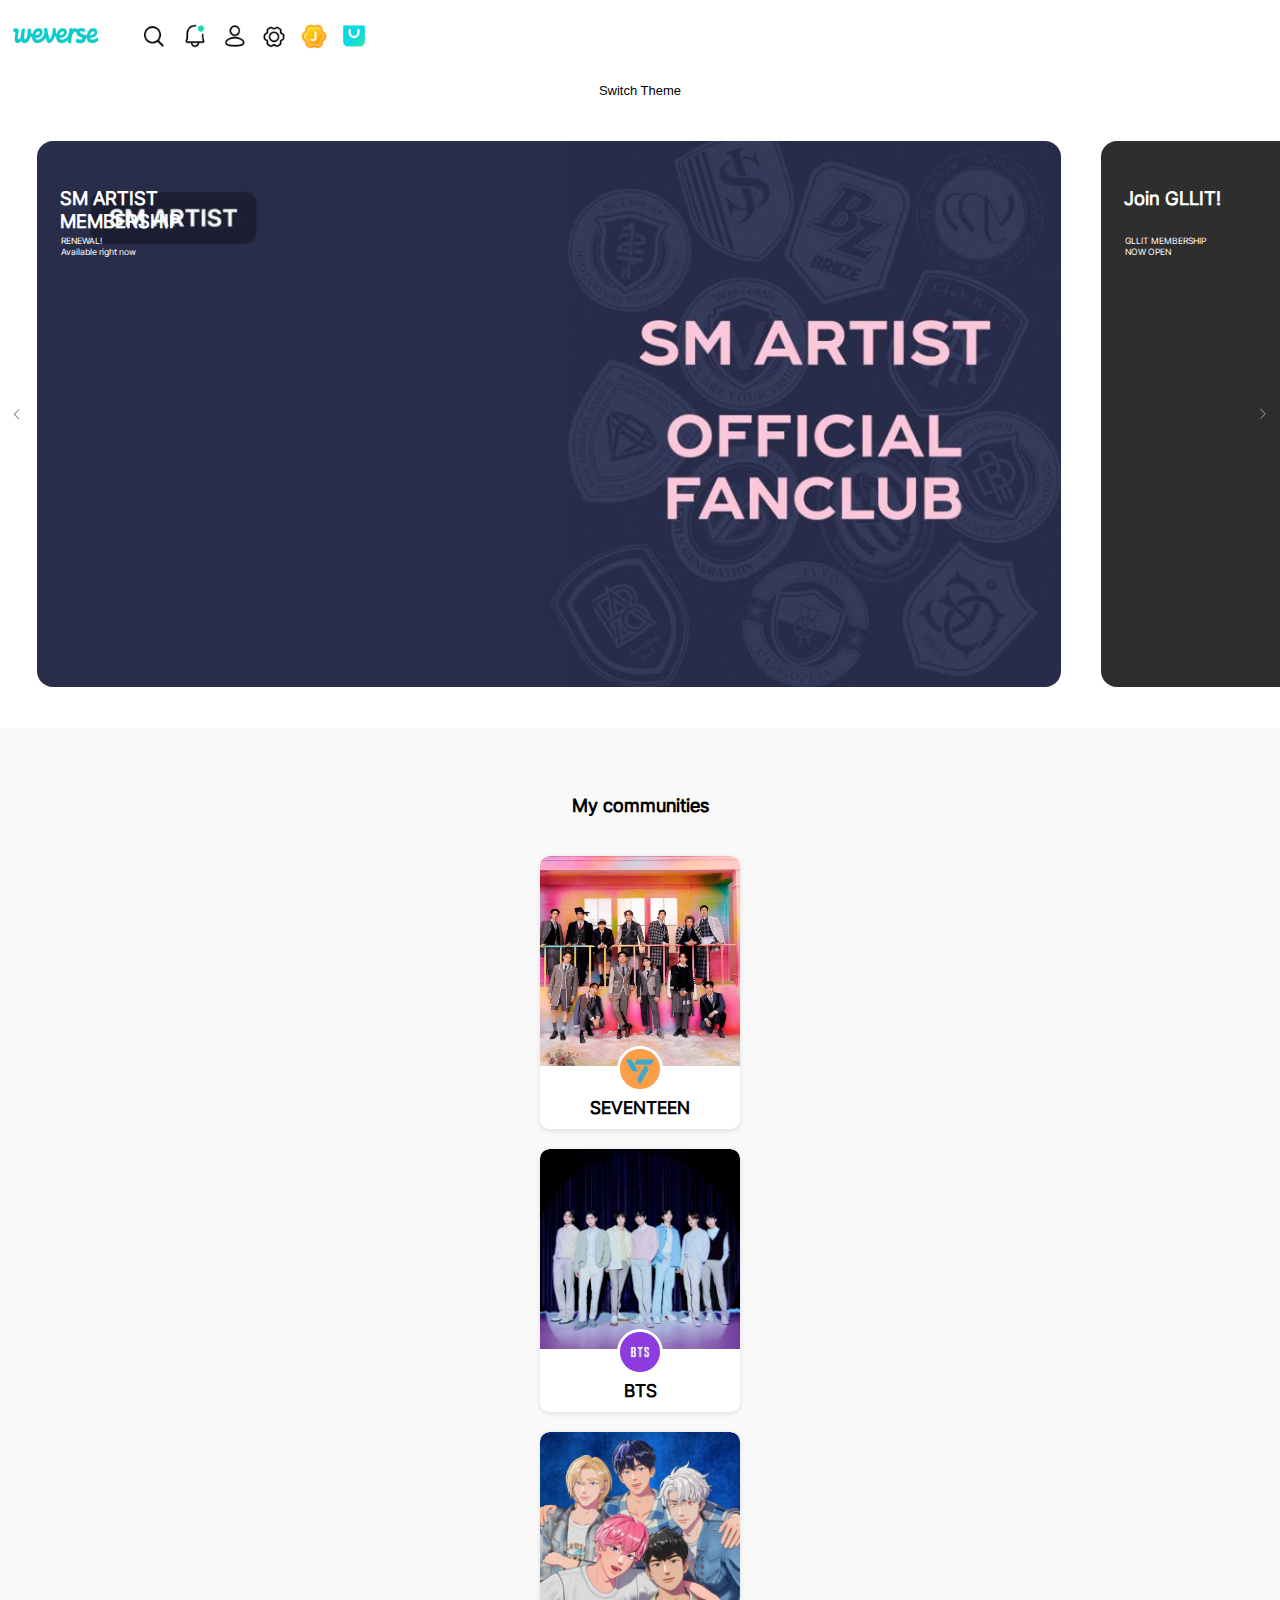
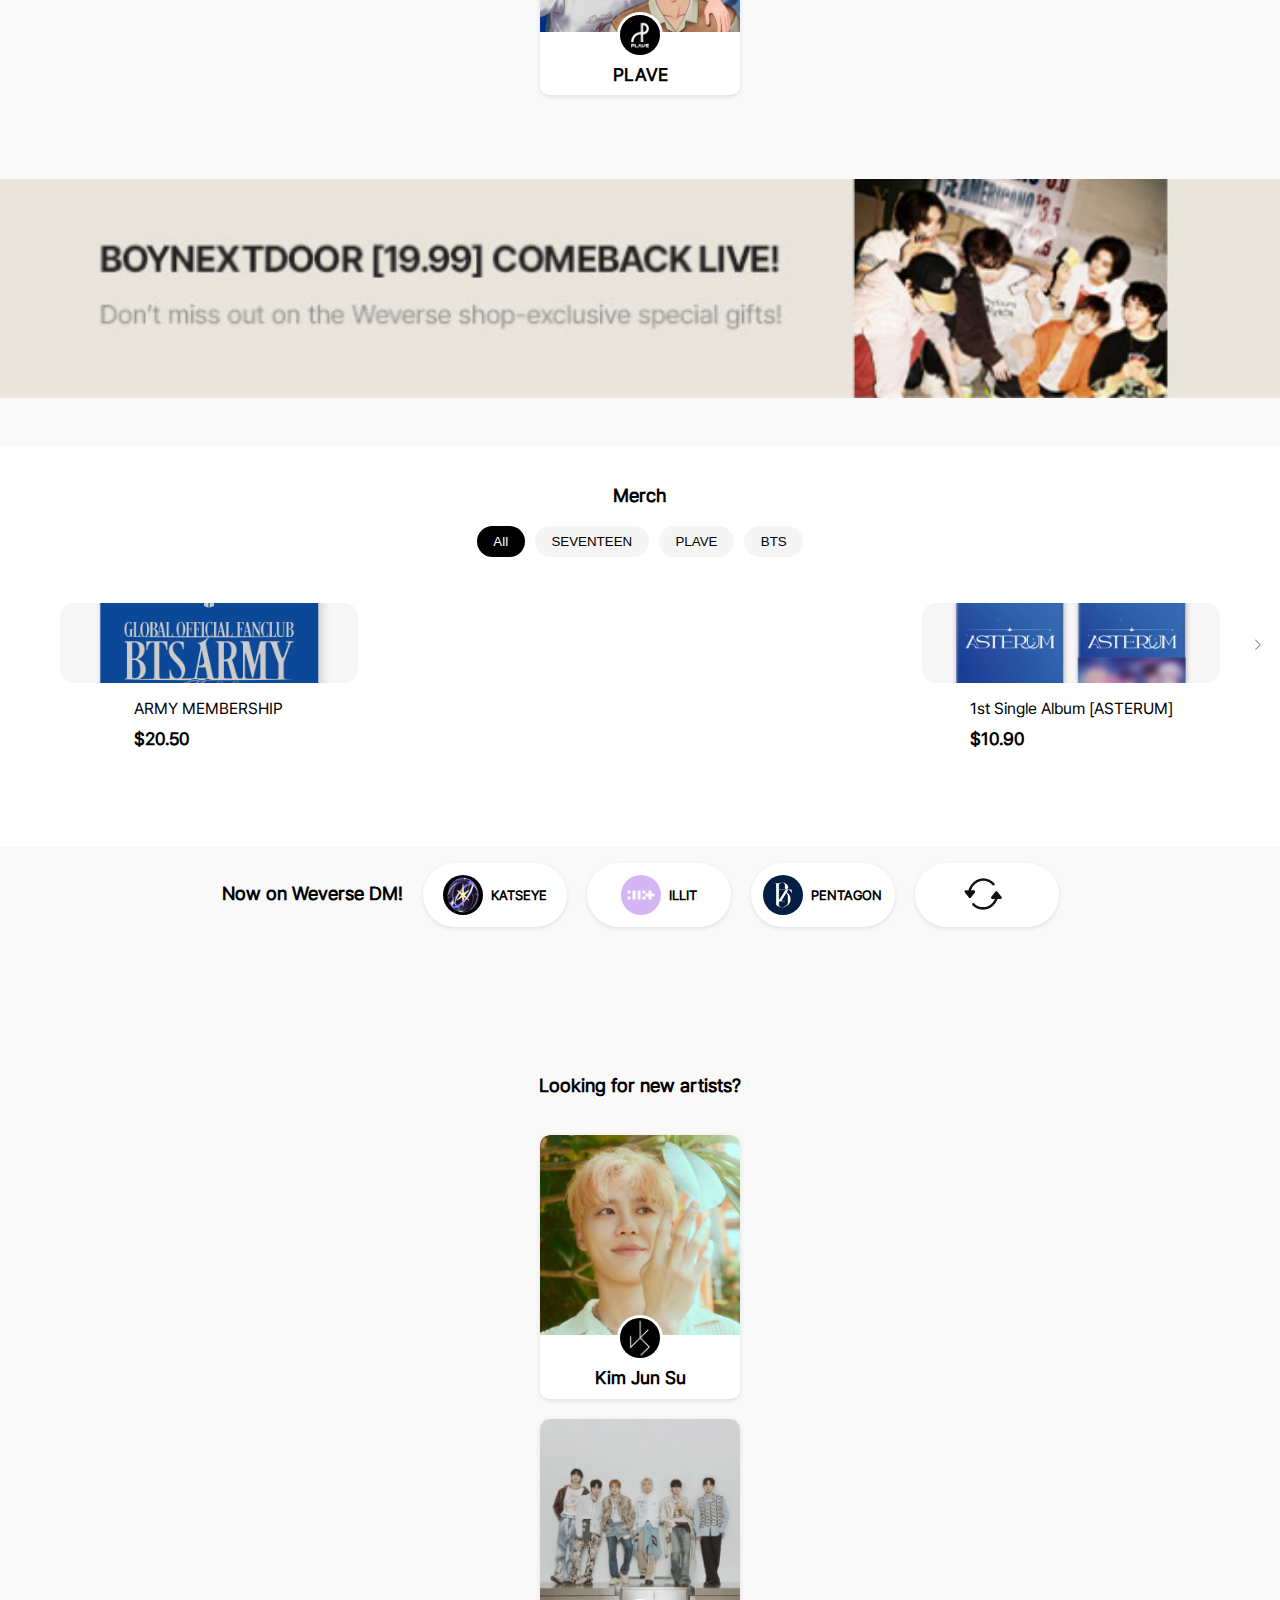
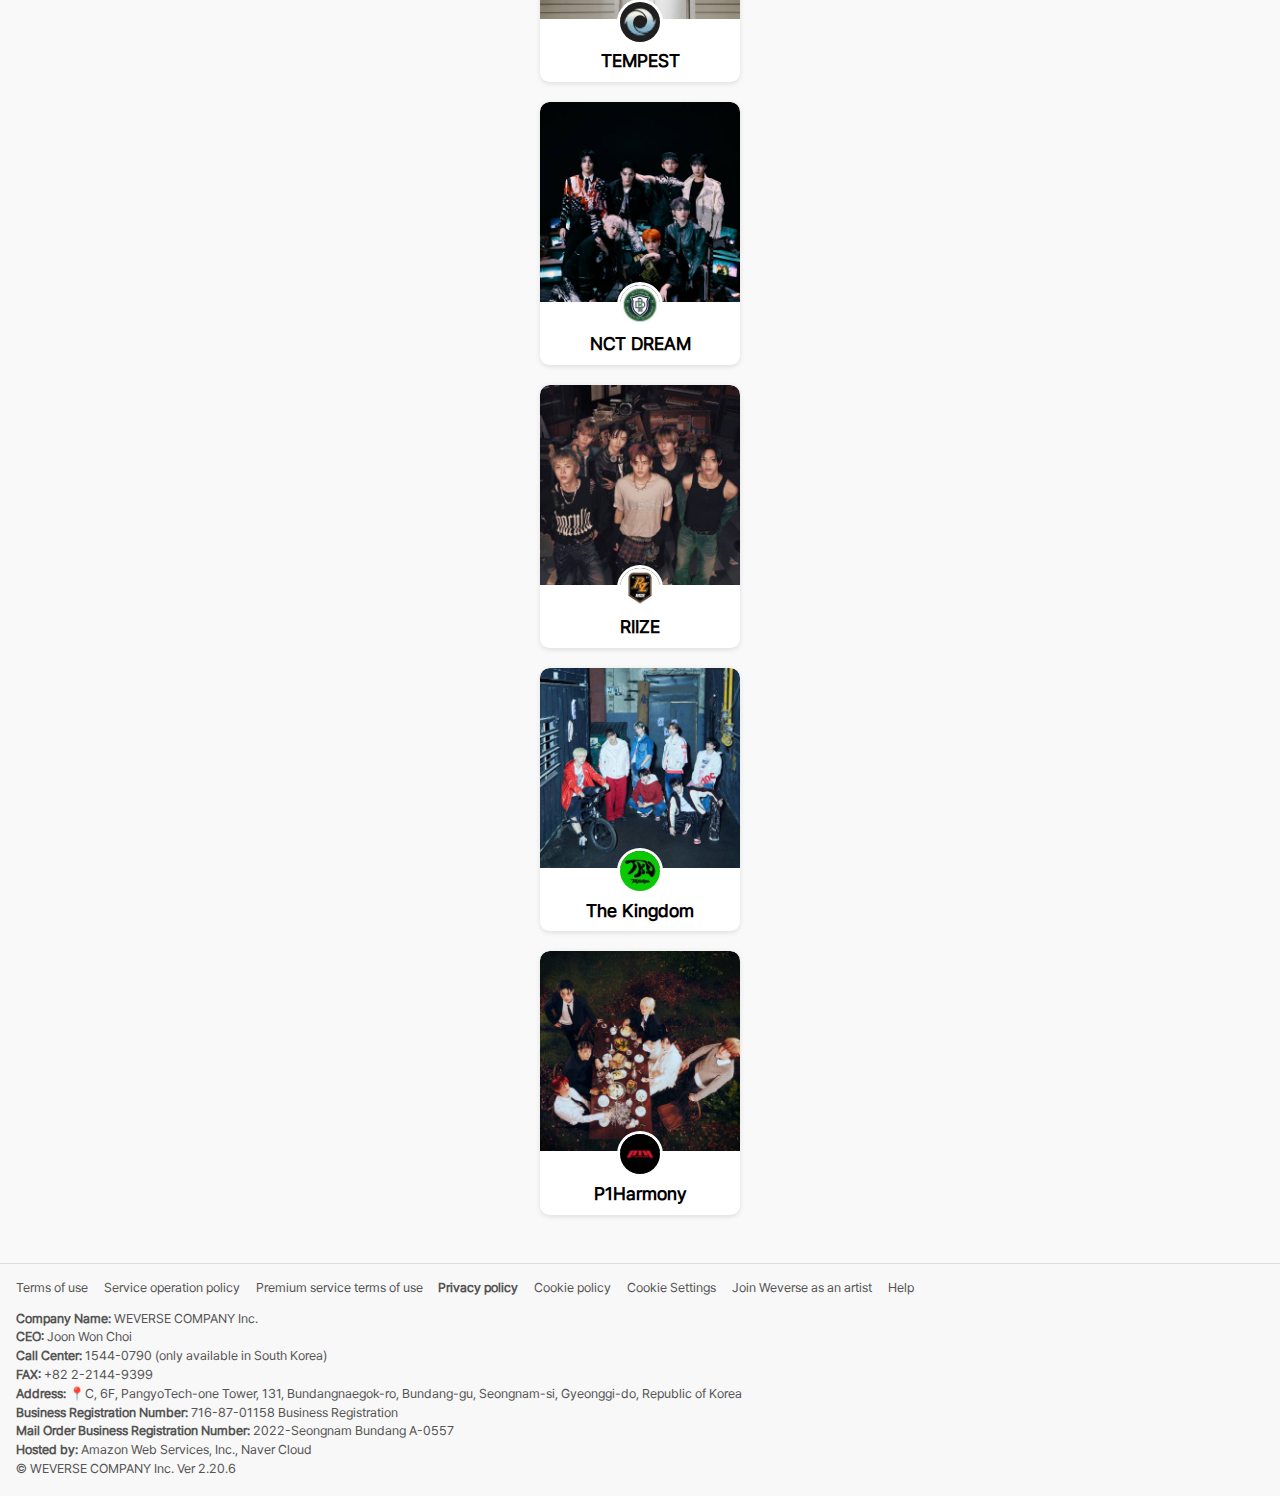
<file: index.html>
<!DOCTYPE html>
<html lang="en">
<head>
    <meta charset="UTF-8">
    <meta name="viewport" content="width=device-width, initial-scale=1.0">
    <title>Weverse</title>
    <link rel="stylesheet" href="styles/stylesheet.css">
</head>
<body>
    <header>
        <h1>Weverse</h1>
        <nav aria-label="Primary Navigation"> <!--van chatGPT-->
            <ul>
                <li><a href="index.html"><img src="images/weverseicon.png" alt="Weverse"></a></li>
                <li><a href="#" onclick="return false;"><img src="images/searchicon.png" alt="Search"></a></li>
                <li><a href="#" onclick="return false;"><img src="images/notificon.png" alt="Notifications"></a></li>
                <li><a href="#" onclick="return false;"><img src="images/profileicon.png" alt="Profile"></a></li>
                <li><a href="#" onclick="return false;"><img src="images/settingsicon.png" alt="Settings"></a></li>
                <li><a href="#" onclick="return false;"><img src="images/jellyicon.png" alt="Jellyshop"></a></li>
                <li><a href="#" onclick="return false;"><img src="images/shopicon.png" alt="Weverseshop"></a></li>
            </ul>            
        </nav>
    </header>
    <main>
        <button onclick="DarkMode()">Switch Theme</button>
        <section class="carousel-container">
            <button class="prev" aria-label="Previous Slide">
                <svg preserveAspectRatio="xMidYMid meet" viewBox="0 0 84 80" xmlns="http://www.w3.org/2000/svg"><path d="m413 563c-22-27-70-73-106-103s-66-60-66-67c-1-15 206-218 222-218 33 0 9 39-76 123l-94 92 94 92c86 85 105 116 77 125-6 2-29-18-51-44z" transform="matrix(.1 0 0 -.1 0 80)"/></svg>     
            </button>
            <ul>
                <li class="banneritem">
                    <a href="#"><img src="images/SMArtistbg.png" alt="SM Artist Membership"></a>
                    <p>SM ARTIST <br>MEMBERSHIP</p>
                    <p>RENEWAL! <br>Available right now</p>
                </li>
                <li class="banneritem">
                    <a href="#"><img src="images/GLLITbg.png" alt="GLLIT Membership"></a>
                    <p>Join GLLIT!</p>
                    <p>GLLIT MEMBERSHIP <br>NOW OPEN</p>
                </li>
                <li class="banneritem">
                    <a href="#"><img src="images/QWERbg.png" alt="QWER Mini Album"></a>
                    <p>The 2nd <br>Mini Album</p>
                    <p>[Algorithm's Blossom] <br>Pre-order now on Weverse Shop!</p>
                </li>
            </ul>        
            <button class="next" aria-label="Next Slide"><svg preserveAspectRatio="xMidYMid meet" viewBox="0 0 84 80" xmlns="http://www.w3.org/2000/svg"><path d="m343 614c-5-13 17-40 91-110l97-93-95-92c-94-90-108-111-85-125 10-6 229 201 229 217 0 8-208 213-221 217-5 2-12-4-16-14z" transform="matrix(.1 0 0 -.1 0 80)"/></svg></button>
        </section>
        <section class="maingrid">
            <h3>My communities</h3>
            <article>
                <a href="media.html">
                    <img src="images/Seventeen.jpeg" alt="Seventeen">
                <div class="textlogo">
                    <img src="images/SVTLogo.jpeg" alt="Seventeen Logo" class="logo">
                    <h4>SEVENTEEN</h4>
                </div>
                </a>
            </article>
            <article>
                <img src="images/BTS.png" alt="BTS">
            <div class="textlogo">
                <img src="images/BTSlogo.jpeg" alt="BTS Logo" class="logo">
                <h4>BTS</h4>
            </div>
            </article>
            <article>
                <img src="images/Plave.png" alt="Plave">
            <div class="textlogo">
                <img src="images/plavelogo.png" alt="Plave Icon" class="logo">
                <h4>PLAVE</h4>
            </div>
            </article>
            <img class="promotion" aria-label="BoyNextDoor Comeback Live" src="images/promotionbanner.png" alt="BoyNextDoor Promotion Banner">
        </section>
        <section class="merch">
            <h3>Merch</h3>
            <article class="merchbuttons">
                <button class="buttonactive">All</button>
                <button>SEVENTEEN</button>
                <button>PLAVE</button>
                <button>BTS</button>
            </article>
            <article class="merchitems">
                <figure>
                    <img src="images/armyfanclub.png" alt="Army Membership">
                    <figcaption>
                        <p>ARMY MEMBERSHIP</p>
                        <p>$20.50</p>
                    </figcaption>
                </figure>
                <figure>
                    <img src="images/asterumalbum.png" alt="Asterum Album">
                    <figcaption>
                        <p>1st Single Album [ASTERUM]</p>
                        <p>$10.90</p>
                    </figcaption>
                </figure>
            </article>
            <button class="next"><svg preserveAspectRatio="xMidYMid meet" viewBox="0 0 84 80" xmlns="http://www.w3.org/2000/svg"><path d="m343 614c-5-13 17-40 91-110l97-93-95-92c-94-90-108-111-85-125 10-6 229 201 229 217 0 8-208 213-221 217-5 2-12-4-16-14z" transform="matrix(.1 0 0 -.1 0 80)"/></svg></button>
        </section>
        <section class="weverse-dm">
            <h3>Now on Weverse DM!</h3>
            <article>
                <div class="dmcontent">
                    <img src="images/katseyelogo.jpeg" alt="Katseye">
                    <h4>KATSEYE</h4>
                </div>
            </article>
            <article>
                <div class="dmcontent">
                    <img src="images/Illitlogo.png" alt="ILLIT">
                    <h4>ILLIT</h4>
                </div>
            </article>
            <article>
                <div class="dmcontent">
                    <img src="images/Pentagonlogo.jpg" alt="Pentagon">
                    <h4>PENTAGON</h4>
                </div>
            </article>
            <article>
                <img src="images/refreshbutton.png" alt="Refresh">
            </article>
        </section>
        <section class="maingrid">
            <h3>Looking for new artists?</h3>
            <article>
                <img src="images/KimJunSu.jpeg" alt="Kim Jun Su">
            <div class="textlogo">
                <img src="images/kimjunsulogo.png" alt="Kim Jun Su logo" class="logo">
                <h4>Kim Jun Su</h4>
            </div>
            </article>
            <article>
                <img src="images/Tempest.png" alt="TEMPEST">
            <div class="textlogo">
                <img src="images/tempestlogo.jpg" alt="Tempest Logo" class="logo">
                <h4>TEMPEST</h4>
            </div>
            </article>
            <article>
                <img src="images/nctdream.jpeg" alt="NCT DREAM">
            <div class="textlogo">
                <img src="images/nctdreamlogo.jpg" alt="NCT DREAM logo" class="logo">
                <h4>NCT DREAM</h4>
            </div>
            </article>
            <article>
                <img src="images/riize.jpeg" alt="RIIZE">
            <div class="textlogo">
                <img src="images/riizelogo.jpg" alt="RIIZE Logo" class="logo">
                <h4>RIIZE</h4>
            </div>
            </article>
            <article>
                <img src="images/thekingdom.jpeg" alt="The Kingdom">
            <div class="textlogo">
                <img src="images/thekingdomlogo.jpeg" alt="The Kingdom Logo" class="logo">
                <h4>The Kingdom</h4>
            </div>
            </article>
            <article>
                <img src="images/p1harmony.jpeg" alt="P1Harmony">
            <div class="textlogo">
                <img src="images/p1harmonylogo.jpeg" alt="P1Harmony Logo" class="logo">
                <h4>P1Harmony</h4>
            </div>
            </article>
        </section>
    </main>
    <footer>
        <nav aria-label="Footer Navigation">
            <a href="#" onclick="return false;">Terms of use</a>
            <a href="#" onclick="return false;">Service operation policy</a>
            <a href="#" onclick="return false;">Premium service terms of use</a>
            <a href="#" onclick="return false;"><strong>Privacy policy</strong></a>
            <a href="#" onclick="return false;">Cookie policy</a>
            <a href="#" onclick="return false;">Cookie Settings</a>
            <a href="#" onclick="return false;">Join Weverse as an artist</a>
            <a href="#" onclick="return false;">Help</a>
        </nav>
        <article aria-label="Company Information">
            <p><strong>Company Name:</strong> WEVERSE COMPANY Inc.</p>
            <p><strong>CEO:</strong> Joon Won Choi</p>
            <p><strong>Call Center:</strong> 1544-0790 (only available in South Korea)</p>
            <p><strong>FAX:</strong> +82 2-2144-9399</p>
            <p><strong>Address:</strong>
                <a href="https://www.google.com/maps/search/?api=1&query=C,+6F,+PangyoTech-one+Tower,+131,+Bundangnaegok-ro,+Bundang-gu,+Seongnam-si,+Gyeonggi-do,+Republic+of+Korea" target="_blank">
                    📍C, 6F, PangyoTech-one Tower, 131, Bundangnaegok-ro, Bundang-gu, Seongnam-si, Gyeonggi-do, Republic of Korea
                </a> <!-- hulp van chatGPT -->
            </p>
            <p><strong>Business Registration Number:</strong> 716-87-01158 <a href="#" onclick="return false;">Business Registration</a></p>
            <p><strong>Mail Order Business Registration Number:</strong> 2022-Seongnam Bundang A-0557</p>
            <p><strong>Hosted by:</strong> Amazon Web Services, Inc., Naver Cloud</p>
            <p>© WEVERSE COMPANY Inc. Ver 2.20.6</p>
        </article>
    </footer>
    <script src="scripts/script.js"></script>
</body>
</html>
</file>
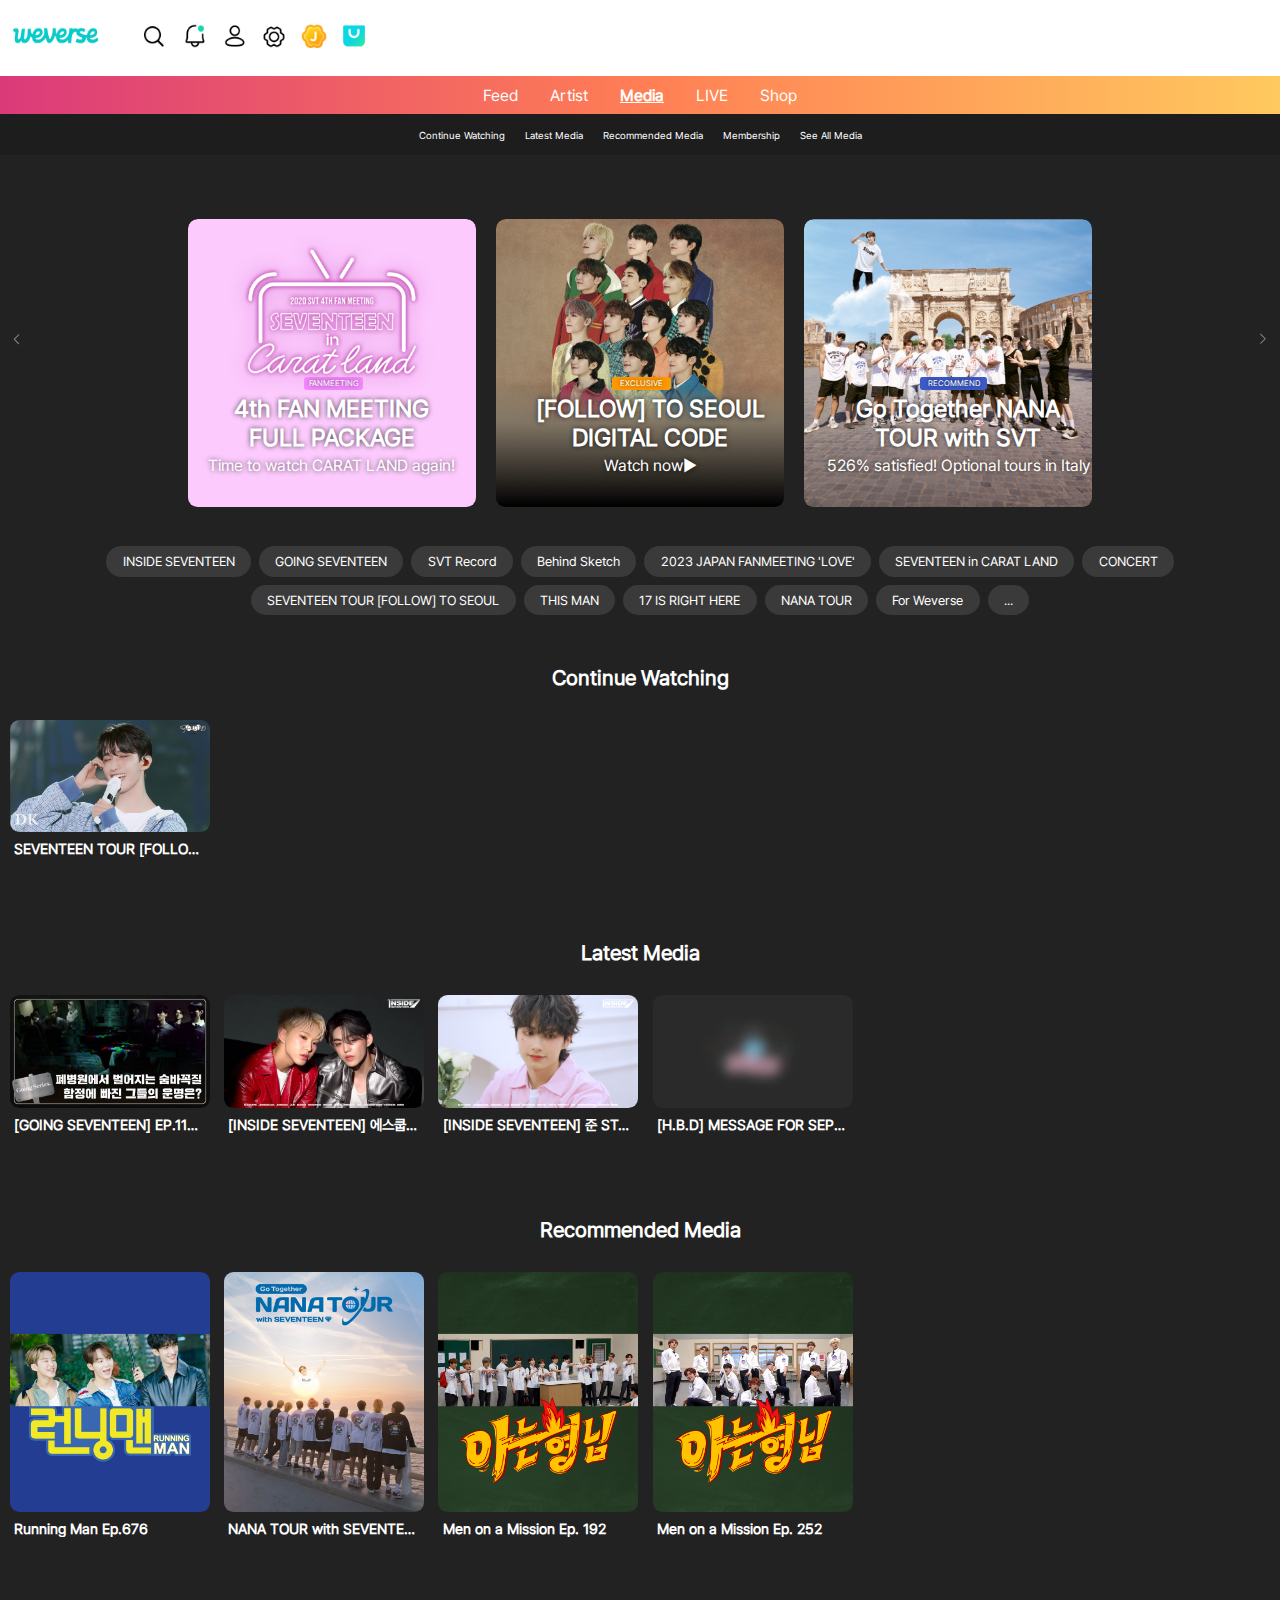
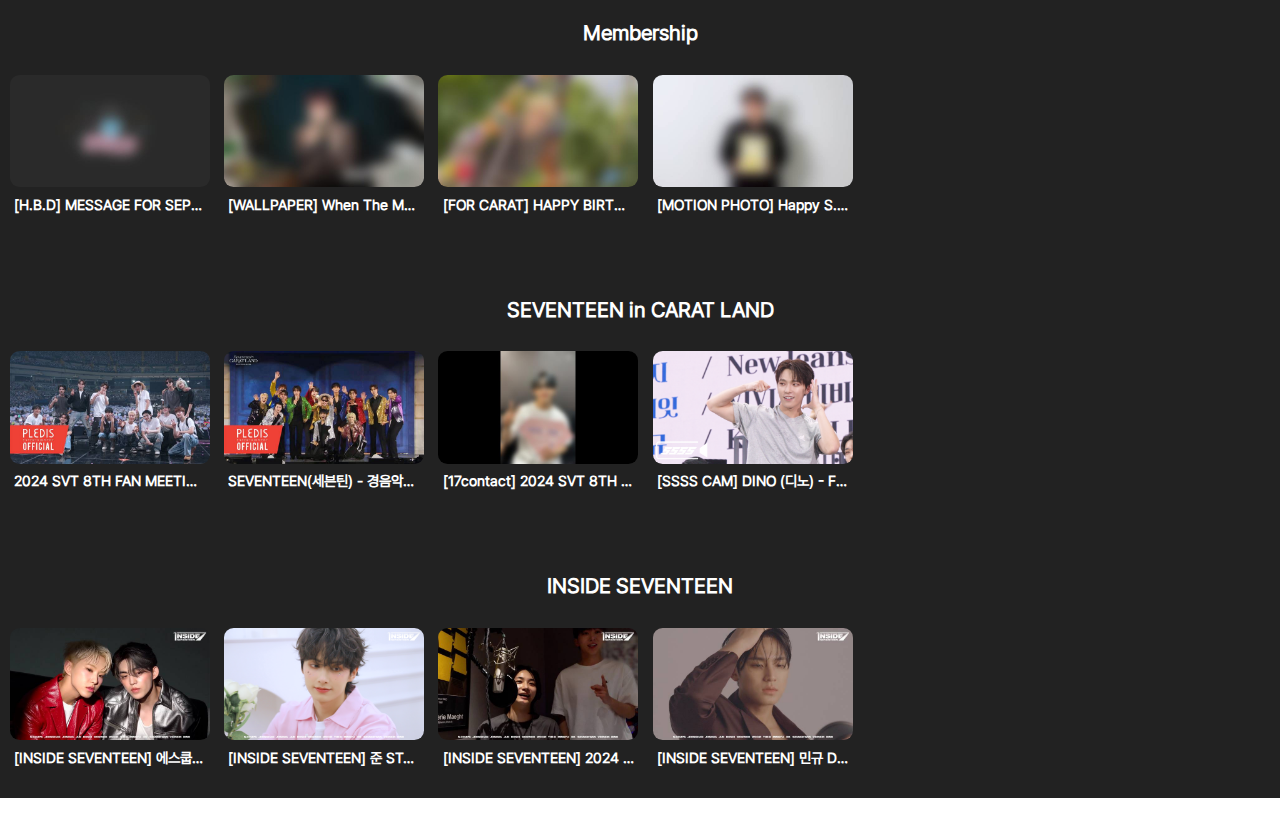
<file: media.html>
<!DOCTYPE html>
<html lang="en">
<head>
    <meta charset="UTF-8">
    <meta name="viewport" content="width=device-width, initial-scale=1.0">
    <title>Media</title>
    <link rel="stylesheet" href="styles/stylesheet.css">
</head>
<body>
    <header>
        <h1>Weverse</h1>
        <div class="nav-container">
            <nav aria-label="Primary Navigation">
                <ul>
                    <li><a href="index.html"><img src="images/weverseicon.png" alt="Weverse"></a></li>
                    <li><a href="#" onclick="return false;"><img src="images/searchicon.png" alt="Search"></a></li>
                    <li><a href="#" onclick="return false;"><img src="images/notificon.png" alt="Notifications"></a></li>
                    <li><a href="#" onclick="return false;"><img src="images/profileicon.png" alt="Profile"></a></li>
                    <li><a href="#" onclick="return false;"><img src="images/settingsicon.png" alt="Settings"></a></li>
                    <li><a href="#" onclick="return false;"><img src="images/jellyicon.png" alt="Jellyshop"></a></li>
                    <li><a href="#" onclick="return false;"><img src="images/shopicon.png" alt="Weverseshop"></a></li>
                </ul>            
            </nav>
            <nav class="media-nav" aria-label="Media Navigation">
                <ul>
                    <li><a href="#" onclick="return false;">Feed</a></li>
                    <li><a href="#" onclick="return false;">Artist</a></li>
                    <li><a href="#" onclick="return false;"><strong><u>Media</u></strong></a></li>
                    <li><a href="#" onclick="return false;">LIVE</a></li>
                    <li><a href="#" onclick="return false;">Shop</a></li>
                </ul>
            </nav>
            <nav class="membership-nav" aria-label="Content Navigation">
                <ul>
                    <li><a href="#" onclick="return false;">Continue Watching</a></li>
                    <li><a href="#" onclick="return false;">Latest Media</a></li>
                    <li><a href="#" onclick="return false;">Recommended Media</a></li>
                    <li><a href="#" onclick="return false;">Membership</a></li>
                    <li><a href="#" onclick="return false;">See All Media</a></li>
                </ul>
            </nav>
        </div>
    </header>
    <main class="mediamain">
        <section class="slider">
            <button class="prev" aria-label="Previous Slide"><svg preserveAspectRatio="xMidYMid meet" viewBox="0 0 84 80" xmlns="http://www.w3.org/2000/svg"><path d="m413 563c-22-27-70-73-106-103s-66-60-66-67c-1-15 206-218 222-218 33 0 9 39-76 123l-94 92 94 92c86 85 105 116 77 125-6 2-29-18-51-44z" transform="matrix(.1 0 0 -.1 0 80)"/></svg></button>
            <ul class="slides">
                <li>
                    <a href="#" onclick="return false;"><img src="images/fullpackagesvt.png" alt="4th Fan Meeting">
                        <div>
                            <p>FANMEETING</p>
                            <h2>4th FAN MEETING <br>FULL PACKAGE</h2>
                            <p>Time to watch CARAT LAND again!</p>
                        </div>
                    </a>
                </li>
                <li>
                    <a href="#" onclick="return false;"><img src="images/seouldigitalcode.png" alt="SVT FOLLOW Seoul">
                        <div>
                            <p>EXCLUSIVE</p>
                            <h2>[FOLLOW] TO SEOUL DIGITAL CODE</h2>
                            <p>Watch now►</p>
                        </div>
                    </a>
                </li>
                <li>
                    <a href="#" onclick="return false;"><img src="images/nanatour.png" alt="Nana Tour with SVT">
                        <div>
                            <p>RECOMMEND</p>
                            <h2>Go Together NANA TOUR with SVT</h2>
                            <p>526% satisfied! Optional tours in Italy</p>
                        </div>
                    </a>
                </li>
            </ul>
            <button class="next" aria-label="Next Slide"><svg preserveAspectRatio="xMidYMid meet" viewBox="0 0 84 80" xmlns="http://www.w3.org/2000/svg"><path d="m343 614c-5-13 17-40 91-110l97-93-95-92c-94-90-108-111-85-125 10-6 229 201 229 217 0 8-208 213-221 217-5 2-12-4-16-14z" transform="matrix(.1 0 0 -.1 0 80)"/></svg></button>
        </section>
        <nav class="svt-nav" aria-label="Seventeen content categories">
            <ul>
                <li><a href="#" onclick="ClickMediaButton(event)">INSIDE SEVENTEEN</a></li>
                <li><a href="#" onclick="ClickMediaButton(event)">GOING SEVENTEEN</a></li>
                <li><a href="#" onclick="ClickMediaButton(event)">SVT Record</a></li>
                <li><a href="#" onclick="ClickMediaButton(event)">Behind Sketch</a></li>
                <li><a href="#" onclick="ClickMediaButton(event)">2023 JAPAN FANMEETING 'LOVE'</a></li>
                <li><a href="#" onclick="ClickMediaButton(event)">SEVENTEEN in CARAT LAND</a></li>
                <li><a href="#" onclick="ClickMediaButton(event)">CONCERT</a></li>
                <li><a href="#" onclick="ClickMediaButton(event)">SEVENTEEN TOUR [FOLLOW] TO SEOUL</a></li>
                <li><a href="#" onclick="ClickMediaButton(event)">THIS MAN</a></li>
                <li><a href="#" onclick="ClickMediaButton(event)">17 IS RIGHT HERE</a></li>
                <li><a href="#" onclick="ClickMediaButton(event)">NANA TOUR</a></li>
                <li><a href="#" onclick="ClickMediaButton(event)">For Weverse</a></li>
                <li><a href="#" onclick="ClickMediaButton(event)">...</a></li>
            </ul>
        </nav>  
        <section class="media-section">
            <h3>Continue Watching</h3>
            <div class="media-content">
            <article>
                <a href="https://youtu.be/81Ybt_mSWb4?si=GtKmuI3RhWEvQ2u4" target="_blank"><img src="images/continuewatching.png" alt="SVT FOLLOW DK Focus"></a>
                <h4>SEVENTEEN TOUR [FOLLOW] TO SEOUL (DK focus)</h4>
            </article>
            </div>
        </section>
        <section class="media-section">
            <h3>Latest Media</h3>
            <div class="media-content">
            <article>
                <img src="images/trapseriesthumbnail.jpeg" alt="Going Seventeen EP 112">
                <h4>[GOING SEVENTEEN] EP.112 함정 #1 (TRAP #1)</h4>
            </article>
            <article>
                <img src="images/hoshiscoups.jpeg" alt="Scoups & Hoshi Shoot Sketch">
                <h4>[INSIDE SEVENTEEN] 에스쿱스&호시 얼루어 X NARS 화보 촬영 비하인드 (S.COUPS & HOSHI Allure X NARS Shoot Sketch)</h4>
            </article>
            <article>
                <img src="images/junphotoshoot.png" alt="Jun Ad Shoot Sketch">
                <h4>[INSIDE SEVENTEEN] 준 STANCE 촬영 비하인드 (JUN Stance Ad Shoot Sketch)</h4>
            </article>
            <article>
                <img src="images/septembercaraat.jpeg" alt="Message for september carat">
                <h4>[H.B.D] MESSAGE FOR SEPTEMBER CARAT💎</h4>
            </article>
            </div>
        </section>
        <section class="media-section">
            <h3>Recommended Media</h3>
            <div class="media-content">
            <article>
                <img src="images/runningman.png" alt="Running Man episode 676">
                <h4>Running Man Ep.676</h4>
            </article>
            <article>
                <img src="images/nanatourrecommend.png" alt="SVT NANA TOUR">
                <h4>NANA TOUR with SEVENTEEN</h4>
            </article>
            <article>
                <img src="images/menonmission192.png" alt="Men on a Mission episode 192">
                <h4>Men on a Mission Ep. 192</h4>
            </article>
            <article>
                <img src="images/menonmission252.png" alt="Men on a Mission episode 252">
                <h4>Men on a Mission Ep. 252</h4>
            </article>
            </div>
        </section>
        <section class="media-section">
            <h3>Membership</h3>
            <div class="media-content">
            <article>
                <img src="images/septembercarat.jpeg" alt="Message for September carat">
                <h4>[H.B.D] MESSAGE FOR SEPTEMBER CARAT💎</h4>
            </article>
            <article>
                <img src="images/septemberDK.jpeg" alt="September with DK">
                <h4>[WALLPAPER] When The Moon Rises..🌙 September with DK💎</h4>
            </article>
            <article>
                <img src="images/happybdayscoups.jpeg" alt="Happy Birthday Scoups">
                <h4>[FOR CARAT] HAPPY BIRTHDAY S.COUPS🍒💎</h4>
            </article>
            <article>
                <img src="images/scoupsmotionphoto.jpeg" alt="Motion Photo S.Coups">
                <h4>[MOTION PHOTO] Happy S.COUPS Day💎</h4>
            </article>
            </div>
        </section>
        <section class="media-section">
            <h3>SEVENTEEN in CARAT LAND</h3>
            <div class="media-content">
            <article>
                <img src="images/caratland1.jpeg" alt="Caratland 8th Fanmeeting Recap">
                <h4>2024 SVT 8TH FAN MEETING 'SEVENTEEN in CARAT LAND' RECAP</h4>
            </article>
            <article>
                <img src="images/caratland2.jpeg" alt="SVT 8th Fanmeeting">
                <h4>SEVENTEEN(세븐틴) - 경음악의 신 @2024 SVT 8TH FAN MEETING SEVENTEEN in CARAT LAND</h4>
            </article>
            <article>
                <img src="images/caratland3.jpeg" alt="SVT 8th Fanmeeting">
                <h4>[17contact] 2024 SVT 8TH FAN MEETING SEVENTEEN in CARAT LAND - BONUS📸</h4>
            </article>
            <article>
                <img src="images/caratland4.png" alt="Dino Cam Fast Forward">
                <h4>[SSSS CAM] DINO (디노) - Fast Forward (원곡 : JEON SOMI) @2024 CARAT LAND</h4>
            </article>
            </div>
        </section>
        <section class="media-section">
            <h3>INSIDE SEVENTEEN</h3>
            <div class="media-content">
            <article>
                <img src="images/inside1.jpeg" alt="S.Coups and Hoshi Shoot Sketch">
                <h4>[INSIDE SEVENTEEN] 에스쿱스&호시 얼루어 X NARS 화보 촬영 비하인드 (S.COUPS & HOSHI Allure X NARS Shoot Sketch)</h4>
            </article>
            <article>
                <img src="images/inside2.png" alt="JUN Ad Shoot Sketch">
                <h4>[INSIDE SEVENTEEN] 준 STANCE 촬영 비하인드 (JUN Stance Ad Shoot Sketch)</h4>
            </article>
            <article>
                <img src="images/inside3.jpeg" alt="Unit Reverse Recording Behind">
                <h4>[INSIDE SEVENTEEN] 2024 SVT 8th FAN MEETING - SEVENTEEN in CARAT LAND - UNIT REVERSE RECORDING BEHIND</h4>
            </article>
            <article>
                <img src="images/inside4.jpeg" alt="Mingyu DIOR x Vogue photoshoot sketch">
                <h4>[INSIDE SEVENTEEN] 민규 DIOR X VOGUE 촬영 비하인드 (MINGYU's DIOR X VOGUE Photoshoot Sketch)</h4>
            </article>
            </div>
        </section>
    </main>
    <script src="scripts/script.js"></script>
</body>
</html>
</file>
<file: styles/stylesheet.css>
@font-face {
    font-family: 'Pretendard';
    src: url(/fonts/Pretendard-Regular.otf) format('opentype');
}

body {
    font-family: 'Pretendard';
    margin: 0;
}

h1 {
    display: none;
}

/*MAIN HEADER*/
header {
    display: flex;
    flex-direction: column;
    justify-content: space-between;
    width: 100%;
    max-height: 10em;
}

header nav ul {
    list-style: none;
    display: flex;
    padding-left: 0.5em;
}

header nav ul li img {
    width: 2.5em;
    height: 2.5em;
}
 
nav ul li:first-of-type img[alt="Weverse"] {
    width: 6em;
    margin-right: 1.9em;
  }

/*HOME BANNER*/ /*hulp van chatGPT*/
.carousel-container {
    position: relative;
    width: 100vw;
    overflow: hidden; 
    display: flex;
    justify-content: center;
}

.carousel-container > ul{
    display: flex;
    list-style-type: none;
    scroll-snap-type: x mandatory; scroll-behavior: smooth;
    position: relative;
    gap: 2.5em;
    padding: 2.3em;
    margin: 0;
    width: 100%;
    overflow-x: scroll; 
}

.banneritem {
    min-width: 80vw;
    scroll-snap-align: center;
    display: flex;
    justify-content: center;
    align-items: center;
    color: white;
    position: relative;
    overflow: hidden;
}

.banneritem img {
    width: 100%;
    border-radius: 1em;
}

button.prev, button.next {
    background: none;
    border: none;
    border-radius: 50%;
    width: 50px;
    height: 50px;
    position: absolute;
    top: 50%;
    transform: translateY(-50%);
    z-index: 1; 
}

button.prev {
    left: -0.5em;
}

button.next {
    right: -0.5em; 
}
button.prev svg, button.next svg {
    fill: #888;           
    width: 1.5em;          
    height: 1.5em;         
}

/*TEKST OP BANNER*/ /*Hulp van student assistent*/
.carousel-container li > p:first-of-type {
    position: absolute;
    top: 1.4em;
    left: 1.2em;
    font-size: larger;
    font-weight: bold;
}

.carousel-container li > p:nth-of-type(2) {
    position: absolute;
    top: 9.5em;
    left: 2.7em;
    right: 80px;
    font-size: xx-small;
    font-weight: 400;
}

img {
    width: 13em;
}

h3 {
    text-align: center;
}

h4 {
    font-size: large;
    margin: 0.3em;
    margin-bottom: 0.6em;
}

/* MY COMMUNITIES & LOOKING FOR NEW ARTISTS?*/
.maingrid {
    display: flex;
    flex-direction: column;
    flex-wrap: wrap;
    align-items: center; 
    gap: 1.25em; 
    background-color: rgb(249, 249, 249);
    padding-top: 3em;
    padding-bottom: 3em;
}

.maingrid > article {
    background-color: #fff;
    border-radius: 0.6em;
    box-shadow: 0 0.1em 0.3em rgba(0, 0, 0, 0.1);
    text-align: center;
    width: 12.5em;
    overflow: hidden;
}

.maingrid a {
    text-decoration: none;
    color: black;
}

.maingrid img:first-child {
    width: 100%;
    border-radius: 0.6em 0.6em 0 0;
}

.maingrid img.logo { /*logo add hulp van chatGPT*/
    width: 2.5em;
    height: 2.5em;
    border-radius: 3.1em;
    border: 0.2em solid white;
    margin-top: -1.5em;
}

.textlogo {
    display: flex;
    flex-direction: column;
    align-items: center;
}

/*PROMO BANNER*/
.promotion {
    width: 100%;
    margin-top: 4em;
}

/*MERCHANDISE*/
.merch {
    position: relative;
    padding: 20px;
    text-align: center;
    margin: 0 auto;
    padding-bottom: 9em;
}

.merchbuttons {
    display: flex;
    justify-content: center;
    gap: 10px;
    margin-bottom: 30px;
}

.merch button {
    padding: 0.6em 1.25em;
    border-radius: 3em;
    background-color: #f5f5f5;
    border: none;
}

.merch .buttonactive { 
    background-color: #000000;
    color: white;
}

.merch .next{ 
    right: 0;
    background-color: transparent;
}

.merchitems {
    display: flex;
    flex-direction: row;
    justify-content: space-between; 
    flex-wrap: wrap; 
}

.merchitems > figure {
    position: relative;
    display: flex;
    flex-direction: column;
    align-items: center;
    background-color: white;
    border-radius: 0.9em;
    width: 24%; 
    margin-bottom: 1.25em; 
    padding: 0;
}

.merchitems img {
    width: 100%; 
    height: 5em;
    border-radius: 0.9em;
    object-fit: cover;
}

.merchitems figcaption {
    position: absolute;
    margin-top: 5em;
    text-align: left;
}

figcaption p:nth-of-type(1) {
    font-size: 1rem;
    margin-bottom: -0.5em;
}

figcaption p:nth-of-type(2) {
    font-size: 1.1rem;
    font-weight:bolder;
}

/* NOW ON WEVERSE DM!*/ /*Hulp van chatGPT*/
.weverse-dm {
    display: flex;
    justify-content: center;
    gap: 1.25em;
    flex-wrap: wrap;
    list-style: none;
    padding: 1em;
    padding-bottom: 5em;
    margin: 0;
    background-color: rgb(249, 249, 249);
}

.weverse-dm article {
    display: flex;
    justify-content: center;
    align-items: center;
    width: 9em;
    height: 4em;
    padding: 0;
    box-sizing: border-box;
    border-radius: 2em;
    box-shadow: 0 0.1em 0.25em rgba(0, 0, 0, 0.1);
    text-align: center;
    background-color: white;
}

.dmcontent {
    display: flex;
    flex-direction: row;
    align-items: center;
    justify-content: center;
}

.weverse-dm img {
    border-radius: 2em;
    width: 2.5em;
    height: 2.5em;
    margin-right: 0.5em;
}

.weverse-dm h4 {
    font-weight: bold;
    font-size: smaller;
    margin: 0;
}

/*FOOTER*/
footer {
    background-color: #f8f8f8;
    padding: 1.25em;
    font-size: 0.8em;
    color: #555;
    border-top: 1px solid #ddd;
}

footer a {
    color: #555;
    text-decoration: none;
    margin-right: 1em;
}

footer nav {
    margin-bottom: 1.25em;
}

footer article p {
    margin: 0.3em 0;
}


/*SEVENTEEN MEDIA PAGE*/


/*SEVENTEEN MEDIA PAGE HEADERS*/
.mediamain {
    background-color: #222; 
}

.nav-container {
    margin: 0;
    padding: 0;
}

.media-nav{
    width: 100%;
    background: linear-gradient(to right, #db3a7a, #ff7e55, #ffc95e); /*styling met chatGPT*/
    padding: 0.6em 0;
}

.media-nav a {
    text-decoration: none;
    color: white;
}

.membership-nav {
    align-items: center;
    width: 100%;
    background-color: #1d1d1d; 
    padding: 0.9em 0;
}

.membership-nav a {
    text-decoration: none;
    color: white;
}

.membership-nav ul li {
    font-size:x-small;
    text-align: center;
}

.media-nav ul, .membership-nav ul {
    display: flex;
    justify-content: center;
    list-style: none;
    margin: 0;
    padding: 0;
}

.media-nav li, .membership-nav li {
    margin: 0 1em; 
}

/*SEVENTEEN SLIDER*/
.slider {
    display: flex;
    align-items: center;
    justify-content: center;
    position: relative; 
    padding-top: 3em;
    width: 100%;
}

.slides { /*scrolling hulp van chatGPT*/
    display: flex;
    gap: 1.25em;
    list-style: none;
    padding: 0;
    overflow: hidden; 
    scroll-behavior: smooth; 
    max-width: 80%; 
}

.slides li {
    position: relative;
    width: 18em;
    flex: none;
    border-radius: 0.6em;
    overflow: hidden;
}

.slides img {
    width: 100%;
    height: auto;
    border-radius: 0.6em;
}

.prev, .next {
    position: absolute;
    top: 50%;
    background-color: rgba(0, 0, 0, 0.5);
    border: none;
    cursor: pointer;
    padding: 0.5em;
    border-radius: 50%;
    color: white;
}

.prev {
    left: 1em;
}

.next {
    right: 1em;
}


/* TEKST OP SEVENTEEN SLIDES */
.slides li div {
    position: absolute;
    bottom: 1.25em;
    left: 1.25em;
    color: white;
    text-shadow: 0 0 0.3em rgba(0, 0, 0, 0.7);
    text-align: center;
}

.slides li:nth-of-type(1) div h2 {
    font-size: 1.5em;
    font-weight: bold;
    margin-bottom: -0.5em;
}

.slides li:nth-of-type(2) div h2 {
    font-size: 1.5em;
    font-weight: bold;
    margin-bottom: -0.5em;
}

.slides li:nth-of-type(3) div h2 {
    font-size: 1.5em;
    font-weight: bold;
    margin-bottom: -0.5em;
}

.slides li div p:first-of-type {
    padding: 0.2em;
    margin-left: 12em;
    margin-bottom: -2em;
    border-radius: 0.3em;
    font-size: 0.5em;
    text-align: center;
}

.slides li:nth-of-type(1) div p:first-of-type {
    background-color: #f588ff; 
    width: 7em;
}

.slides li:nth-of-type(2) div p:first-of-type {
    background-color: #ff9900;
    width: 7em;
}

.slides li:nth-of-type(3) div p:first-of-type {
    background-color: #3d5bc8;
    width: 8em;
}


/*LINKS UNDER SLIDER*/

.svt-nav {
    display: flex;
    justify-content: center;
}

.svt-nav ul {
    display: flex;
    flex-wrap: wrap;
    justify-content: center;
    list-style: none;
    margin: 1.2em;
    padding: 0;
    gap: 0.5em;
}

.svt-nav a {
    text-decoration: none;
    color: white; 
    background-color: #3a3a3a; 
    padding: 0.6em 1.25em; 
    border-radius: 3em; 
    font-size: small;
    display: inline-block;
}


/*MEDIA CONTENT*/

.media-section {
    margin-bottom: 1.25em;
    padding: 0.6em;
    border-radius: 0.6em;
    overflow: hidden;
}

.media-section h3 {
    color: white;
    font-size: 1.3rem;
    margin-bottom: 0.9em;
    padding-bottom: 0.3em;
}

.media-content { /*scrolling met hulp van chatGPT*/
    display: flex;
    flex-wrap: nowrap;
    overflow-x: auto;
    gap: 0.9em; 
    padding-bottom: 0.6em;
}

.media-section article {
    flex: 0 0 auto;
    width: 12.5em;
    margin: 0.3em 0;
}

.media-section img {
    width: 100%; 
    height: auto;
    border-radius: 0.6em;
}

.media-section h4 {
    color: white;
    font-size: 0.9rem; 
    margin-top: 0.3em;
    white-space: nowrap; 
    overflow: hidden;
    text-overflow: ellipsis; /* lange teksten breken niet af*/
}


/*DARK MODE*/

/*SWITCH BUTTON*/
main > button:first-of-type {
    padding: 0.5em;
    width: 100%;
    border: none;
    background-color: white;
    color: #000000;
    font-size:small
}

main.dark-mode > button:first-of-type {
    width: 100%;
    color: #ffffff;
    background-color: #1e1e1e;
}

/*CONTENT ACHTERGROND VLAK*/ /*Hulp van chatGPT*/
main.dark-mode .maingrid,
main.dark-mode .weverse-dm,
main.dark-mode .carousel-container, 
main.dark-mode .banneritem,
main.dark-mode .promotion,
main.dark-mode .merch,
main.dark-mode .slider,
main.dark-mode .media-section {
    background-color: #1e1e1e; 
    color: #e0e0e0; 
}

/*CONTENT MET GRIJZE VLAK*/
main.dark-mode .maingrid article,
main.dark-mode .weverse-dm article {
    background-color: #3d3d3d; 
    color: #ffffff;
}

main.dark-mode .button {
    background-color: #333333;
    color: #ffffff;
}

main.dark-mode h1, 
main.dark-mode h3, 
main.dark-mode h4, 
main.dark-mode p {
    color: #ffffff; 
}

footer.dark-mode {
    background-color: #1e1e1e; 
    color: #e0e0e0;
}

footer.dark-mode a {
    color: #ffffff; 
}
</file>
